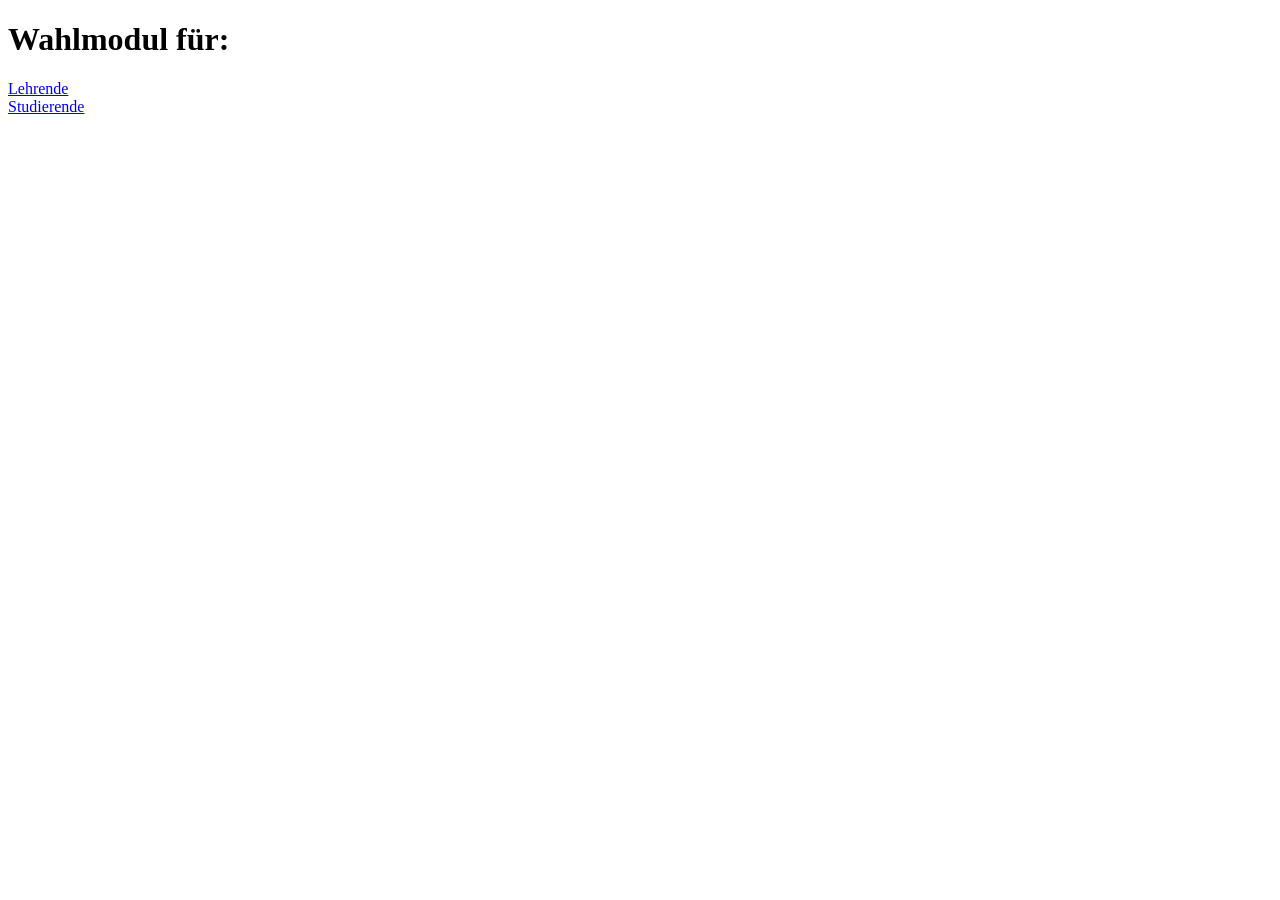
<file: index.html>
<!DOCTYPE html>
<html lang="de">
<head>
    <meta charset="UTF-8">
    <meta name="viewport" content="width=device-width, initial-scale=1.0">
    <title>Wahlmodul</title>
</head>
<body>
    <h1>Wahlmodul für:</h1>
    <div>
        <a href="lehrende/index.html">Lehrende</a>
    </div>
    <div>
        <a href="studierende/bewerbungsportal.html">Studierende</a>
    </div>
</body>
</html>
</file>
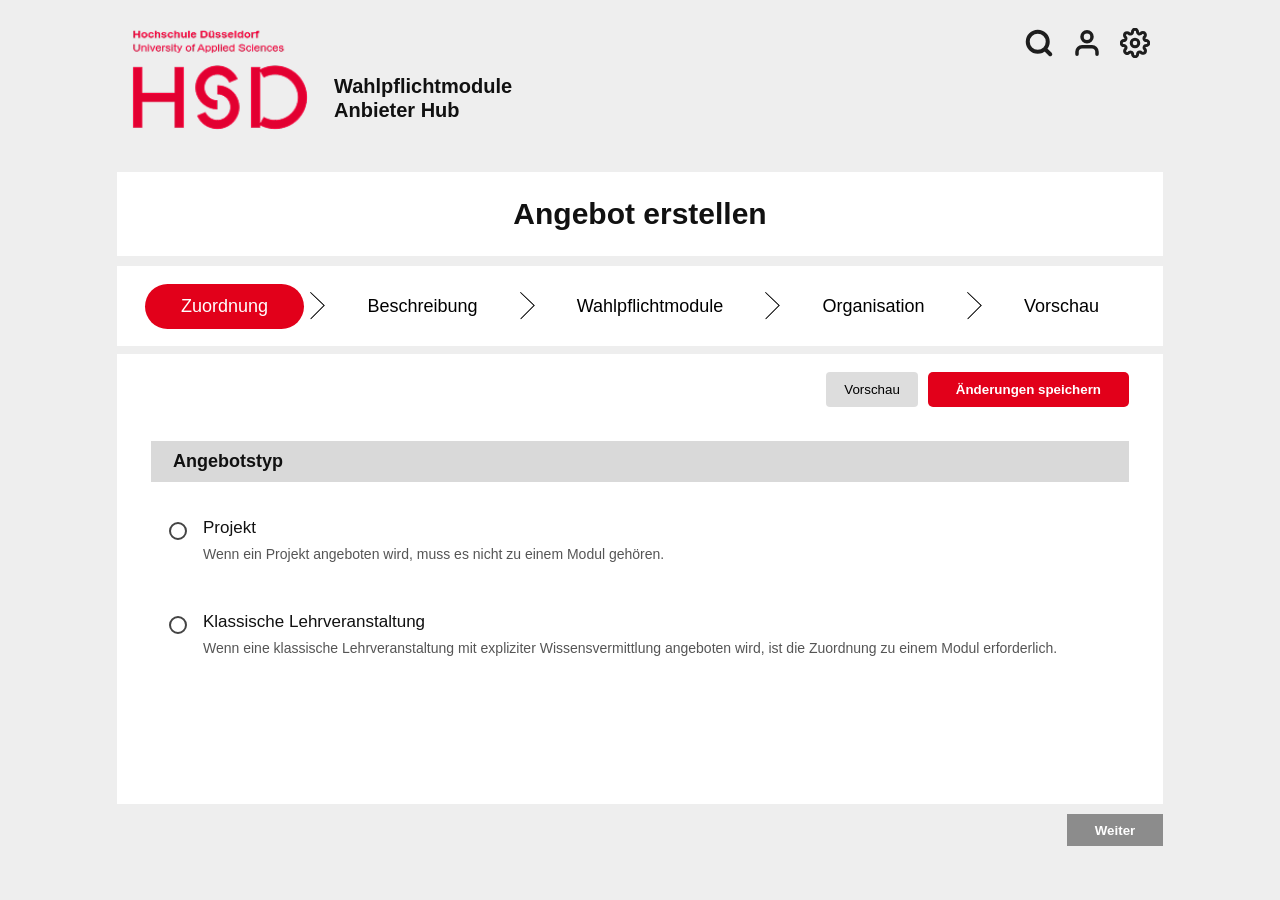
<file: lehrende/index.html>
<!DOCTYPE html>
<html lang="de">
<head>
  <meta charset="UTF-8" />
  <meta name="viewport" content="width=device-width, initial-scale=1.0" />
  <title>WPM Lehrende</title>
  <link rel="stylesheet" href="style.css" />
</head>
<body>

<header class="header">
  <div class="brand">

  <img
    src="../assets/logo/Hochschule_Düsseldorf_logo.png"
    alt="HSD Logo"
    class="logo"
  >

  <h2>
    Wahlpflichtmodule<br>
    Anbieter Hub
  </h2>

</div>

<div class="icons">

  <img
    src="../assets/lehrende/Search.svg"
    alt="Suche"
    class="icon"
  >

  <img
    src="../assets/lehrende/User.svg"
    alt="Profil"
    class="icon"
  >

  <img
    src="../assets/lehrende/Settings.svg"
    alt="Einstellungen"
    class="icon">

</div>
</header>

<main class="wrapper">

  <section class="title-box">
    <h1>Angebot erstellen</h1>
  </section>

  <nav class="steps">
    <button class="step active">Zuordnung</button>
    <img src="../assets/lehrende/arrow.svg" alt="Pfeil" class="arrow">
    <button class="step">Beschreibung</button>
    <img src="../assets/lehrende/arrow.svg" alt="Pfeil" class="arrow">
    <button class="step">Wahlpflichtmodule</button>
    <img src="../assets/lehrende/arrow.svg" alt="Pfeil" class="arrow">
    <button class="step">Organisation</button>
    <img src="../assets/lehrende/arrow.svg" alt="Pfeil" class="arrow">
    <button class="step">Vorschau</button>
  </nav>

  <section class="content-card">
    <div class="top-actions">
      <button class="secondary">Vorschau</button>
      <button class="save">Änderungen speichern</button>
    </div>

    <div class="section-title">Angebotstyp</div>

    <div class="option-card" onclick="selectOption(this)">
      <div class="radio"></div>
      <div>
        <h3>Projekt</h3>
        <p>Wenn ein Projekt angeboten wird, muss es nicht zu einem Modul gehören.</p>
      </div>
    </div>

    <div class="option-card" onclick="selectOption(this)">
      <div class="radio"></div>
      <div>
        <h3>Klassische Lehrveranstaltung</h3>
        <p>Wenn eine klassische Lehrveranstaltung mit expliziter Wissensvermittlung angeboten wird, ist die Zuordnung zu einem Modul erforderlich.</p>
      </div>
    </div>

    <button class="next">Weiter</button>
  </section>

</main>

<script src="script.js"></script>
</body>
</html>
</file>
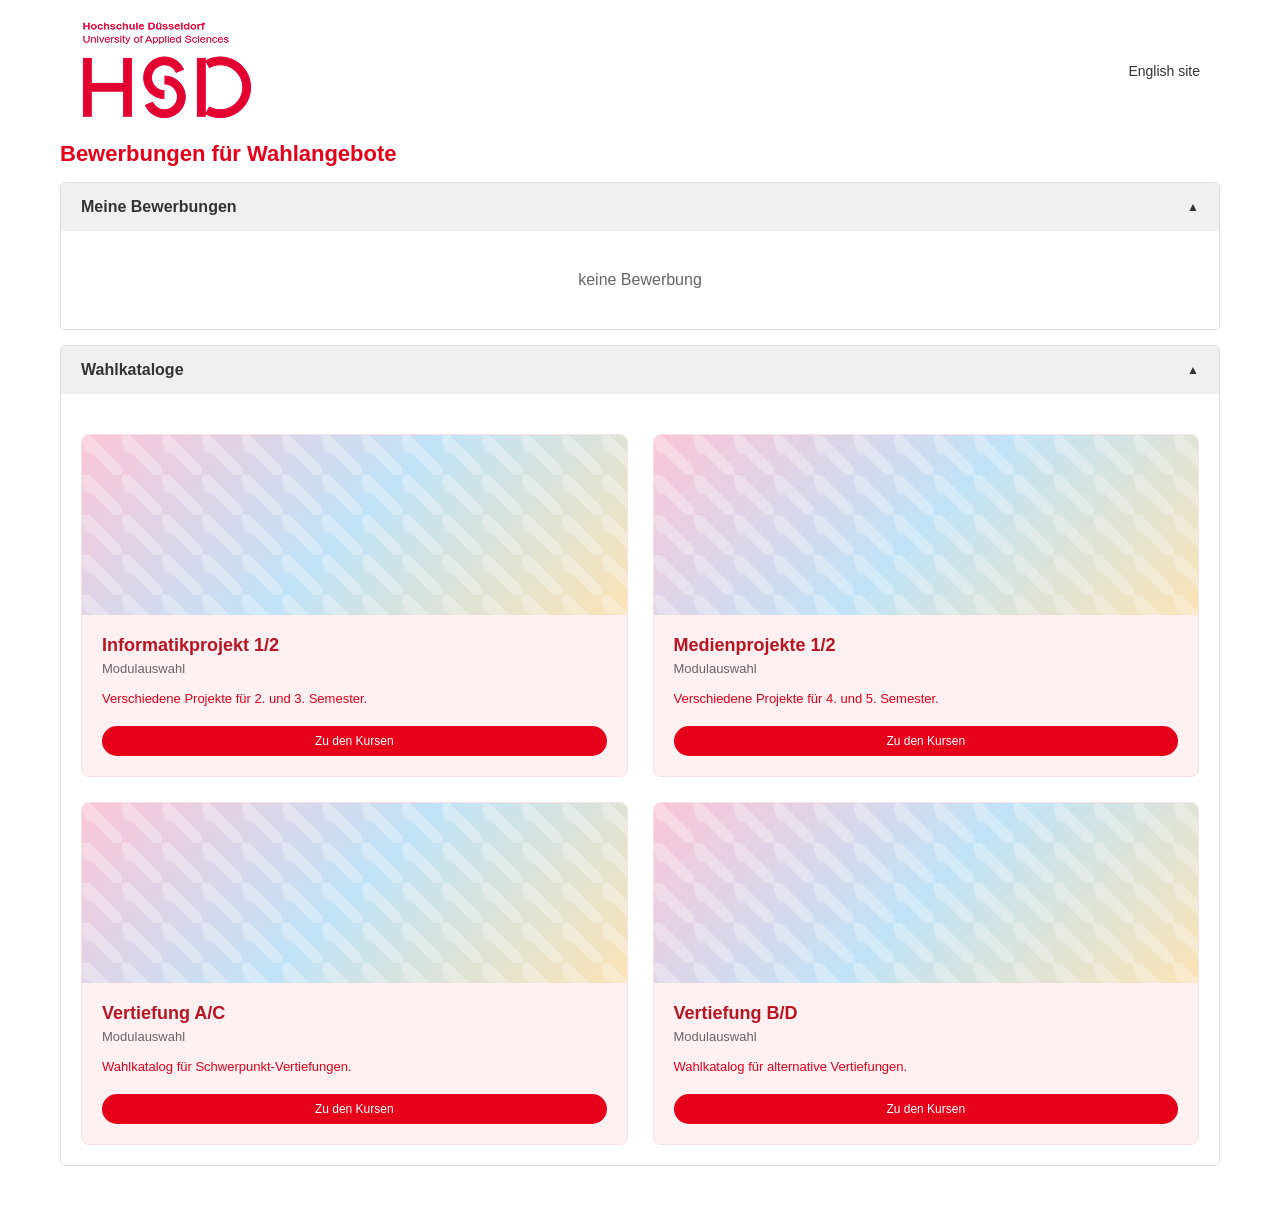
<file: studierende/bewerbungsportal.html>
<!DOCTYPE html>
<html>
  <head>
    <meta charset="UTF-8"/>
    <title>Kursportal</title>
    <link rel="stylesheet" href="style.css">
  </head>

  <body>
    <header>
      <img src="../assets/logo/Hochschule_Düsseldorf_logo.png" class="logo"/>
      <a href="#" class="lang-switch">English site</a>
    </header>

    <main class="container">
      <!-- Bewerbungsphase Haupttitel -->
      <h1 class="title" id="main-portal-title">Bewerbungen für Wahlangebote</h1>
      
      <!-- ===================================================================
            ANSICHT 1 & 4: MEINE BEWERBUNGEN (ACCORDION)
            =================================================================== -->
      <div class="accordion-item open" id="my-applications-accordion">
        <div class="accordion-header" id="my-apps-header">
            Meine Bewerbungen
        </div>
        <div class="accordion-content" id="my-applications-list-container">
          <p class="empty-text" id="empty-apps-text">keine Bewerbung</p>
          <ul class="drag-list hidden" id="apps-drag-list">
              <!-- Dynamische Drag & Drop Elemente werden hier injiziert -->
          </ul>
        </div>
      </div>

      <!-- ===================================================================
            HAUPTSEITE / WAHLKATALOGE OVERVIEW
            =================================================================== -->
      <div id="view-main">
        <div class="accordion-item open">
          <div class="accordion-header" id="catalog-main-header">Wahlkataloge</div>
          <div class="accordion-content">
            <div class="catalog-grid">
              <!-- Informatikprojekt -->
              <div class="catalog-card">
                <div class="card-img-placeholder"></div>
                  <div class="card-body">
                    <div>
                      <h3 class="card-title">Informatikprojekt 1/2</h3>
                      <p class="card-subtitle">Modulauswahl</p>
                      <p class="card-desc">Verschiedene Projekte für 2. und 3. Semester.</p>
                    </div>
                    <button class="btn-red" data-catalog="Informatikprojekt A/C">Zu den Kursen</button>
                  </div>
              </div>
              <!-- Medienprojekt -->
              <div class="catalog-card">
                <div class="card-img-placeholder"></div>
                <div class="card-body">
                  <div>
                    <h3 class="card-title">Medienprojekte 1/2</h3>
                    <p class="card-subtitle">Modulauswahl</p>
                    <p class="card-desc">Verschiedene Projekte für 4. und 5. Semester.</p>
                  </div>
                  <button class="btn-red" data-catalog="Medienprojekte">Zu den Kursen</button>
                </div>
              </div>
              <!-- Vertiefung A/C -->
              <div class="catalog-card">
                <div class="card-img-placeholder"></div>
                <div class="card-body">
                  <div>
                    <h3 class="card-title">Vertiefung A/C</h3>
                    <p class="card-subtitle">Modulauswahl</p>
                    <p class="card-desc">Wahlkatalog für Schwerpunkt-Vertiefungen.</p>
                  </div>
                  <button class="btn-red" data-catalog="Wahlkatalog A/C">Zu den Kursen</button>
                </div>
              </div>
              <!-- Vertiefung B/C -->
              <div class="catalog-card">
                <div class="card-img-placeholder"></div>
                <div class="card-body">
                  <div>
                      <h3 class="card-title">Vertiefung B/D</h3>
                      <p class="card-subtitle">Modulauswahl</p>
                      <p class="card-desc">Wahlkatalog für alternative Vertiefungen.</p>
                  </div>
                  <button class="btn-red" data-catalog="Wahlkatalog B/D">Zu den Kursen</button>
                </div>
              </div>
            </div>
          </div>
        </div>
      </div>

      <!-- ===================================================================
            ANSICHT 2: KATALOG-SEITE MIT NESTED DETAILS
            =================================================================== -->
      <div id="view-catalog" class="hidden">
          <div class="catalog-subheader">
            <h1 class="title-large-red">Wahlkataloge</h1>
            <div class="filter-container">
              <button class="filter-btn" id="filter-toggle-btn">⚙ Filter</button>
              <div class="filter-dropdown hidden" id="filter-dropdown-menu">
                <label><input type="checkbox" value="SoSe" checked> SoSe</label>
                <label><input type="checkbox" value="WiSe" checked> WiSe</label>
                <label><input type="checkbox" value="Klausur" checked> Klausur</label>
                <label><input type="checkbox" value="Projekt" checked> Projekt</label>
                <label><input type="checkbox" value="Portfolio" checked> Portfolio</label>
              </div>
            </div>
          </div>

          <!-- 1. KATALOG: Informatikprojekt 1/2 -->
          <div class="accordion-item" id="accordion-Informatikprojekt-A-C">
            <div class="accordion-header" onclick="toggleAccordion(this)">Informatikprojekt 1/2</div>
            <div class="accordion-content">
              <div class="courses-row">
                <div class="course-card" data-tags="SoSe,Projekt">
                  <div class="card-img-placeholder" style="height:100px;"></div>
                  <div class="course-card-body">
                    <h4>Informatikprojekt: Web-Apps</h4>
                    <p class="course-short-text">Entwicklung moderner Fullstack-Webanwendungen im Team mit Node.js und React.</p>
                  <div>
                    <div class="course-info-text">Plätze: 👥 0 / 15</div>
                    <div class="tags"><span class="tag">SoSe</span><span class="tag">Projekt</span></div>
                    <button class="btn-red full-width btn-detail-trigger" data-course="Informatikprojekt: Web-Apps">Details</button>
                  </div>
                </div>
              </div>
                <div class="course-card" data-tags="WiSe,Projekt">
                  <div class="card-img-placeholder" style="height:100px;"></div>
                  <div class="course-card-body">
                    <h4>Informatikprojekt: Mobile Security</h4>
                    <p class="course-short-text">Analyse von Sicherheitslücken in Android- und iOS-Applikationen.</p>
                    <div>
                      <div class="course-info-text">Plätze: 👥 0 / 12</div>
                      <div class="tags"><span class="tag">WiSe</span><span class="tag">Projekt</span></div>
                      <button class="btn-red full-width btn-detail-trigger" data-course="Informatikprojekt: Mobile Security">Details</button>
                    </div>
                  </div>
                </div>
              </div>
              <!-- Container für Detailansicht innerhalb dieses Katalogs -->
              <div class="detail-holder"></div>
            </div>
          </div>

          <!-- 2. KATALOG: Vertiefung A/C -->
          <div class="accordion-item" id="accordion-Wahlkatalog-A-C">
            <div class="accordion-header" onclick="toggleAccordion(this)">Verliefung A/C</div>
            <div class="accordion-content">
              <div class="courses-row">
                  <div class="course-card" data-tags="SoSe,Klausur,Projekt">
                    <div class="card-img-placeholder" style="height:100px;"></div>
                    <div class="course-card-body">
                      <h4>Interaktive Systeme</h4>
                      <p class="course-short-text">In einem Mini-Projekt werden in Gruppen kleine Android-Apps (in Java oder Kotlin) erstellt.</p>
                      <div>
                        <div class="course-info-text">Plätze: 👥 0 / 20</div>
                        <div class="tags">
                          <span class="tag">SoSe</span><span class="tag">Klausur</span><span class="tag">Projekt</span>
                        </div>
                        <button class="btn-red full-width btn-detail-trigger" data-course="Interaktive Systeme">Details</button>
                      </div>
                    </div>
                  </div>

                <div class="course-card" data-tags="SoSe,Klausur">
                  <div class="card-img-placeholder" style="height:100px;"></div>
                  <div class="course-card-body">
                    <h4>Einführung Künstliche Intelligenz</h4>
                    <p class="course-short-text">Grundlagen des maschinellen Lernens und neuronale Netze verständlich erklärt.</p>
                    <div>
                      <div class="course-info-text">Plätze: 👥 0 / 20</div>
                      <div class="tags">
                        <span class="tag">SoSe</span><span class="tag">Klausur</span>
                      </div>
                      <button class="btn-red full-width btn-detail-trigger" data-course="Einführung Künstliche Intelligenz">Details</button>
                    </div>
                  </div>
                </div>

                        <div class="course-card unavailable" data-tags="WiSe,Portfolio">
                            <div class="card-img-placeholder" style="height:100px;"></div>
                            <div class="course-card-body">
                                <h4>E-Business</h4>
                                <p class="course-short-text">Wahlmodul zum Thema E-Commerce, digitale Geschäftsmodelle und Web-Plattformen.</p>
                                <div>
                                    <div class="course-info-text">Plätze: 👥 0 / 20</div>
                                    <div class="tags">
                                        <span class="tag">WiSe</span><span class="tag">Portfolio</span>
                                    </div>
                                    <p class="status-msg">Das Wahlmodul ist in diesem Semester nicht verfügbar.</p>
                                    <button class="btn-red full-width disabled-btn" disabled>Details</button>
                                </div>
                            </div>
                        </div>
              </div>
              <!-- Container für Detailansicht innerhalb dieses Katalogs -->
              <div class="detail-holder"></div>
            </div>
          </div>

          <!-- 3. KATALOG: Vertiefung B/D -->
          <div class="accordion-item" id="accordion-Wahlkatalog-B-D">
            <div class="accordion-header" onclick="toggleAccordion(this)">Vertiefung B/D</div>
            <div class="accordion-content">
              <div class="courses-row">
                <div class="course-card" data-tags="WiSe,Klausur">
                  <div class="card-img-placeholder" style="height:100px;"></div>
                  <div class="course-card-body">
                    <h4>Datenbanksysteme II</h4>
                    <p class="course-short-text">Optimierung, Skalierung und NoSQL-Architekturen für große Datenmengen.</p>
                    <div>
                      <div class="course-info-text">Plätze: 👥 0 / 25</div>
                      <div class="tags"><span class="tag">WiSe</span><span class="tag">Klausur</span></div>
                      <button class="btn-red full-width btn-detail-trigger" data-course="Datenbanksysteme II">Details</button>
                    </div>
                  </div>
                </div>
              </div>
            <!-- Container für Detailansicht innerhalb dieses Katalogs -->
            <div class="detail-holder"></div>
            </div>
          </div>

          <!-- 4. KATALOG: Medienprojekte -->
          <div class="accordion-item" id="accordion-Medienprojekte">
            <div class="accordion-header" onclick="toggleAccordion(this)">Medienprojekte</div>
            <div class="accordion-content">
              <div class="courses-row">
                <div class="course-card" data-tags="SoSe,Projekt,Portfolio">
                  <div class="card-img-placeholder" style="height:100px;"></div>
                  <div class="course-card-body">
                    <h4>Medienprojekt: Virtual Reality</h4>
                    <p class="course-short-text">Konzeption und Umsetzung einer immersiven 3D-Lernumgebung mit Unity.</p>
                    <div>
                      <div class="course-info-text">Plätze: 👥 0 / 10</div>
                      <div class="tags"><span class="tag">SoSe</span><span class="tag">Projekt</span><span class="tag">Portfolio</span></div>
                      <button class="btn-red full-width btn-detail-trigger" data-course="Medienprojekt: Virtual Reality">Details</button>
                    </div>
                  </div>
                </div>
              </div>
              <!-- Container für Detailansicht innerhalb dieses Katalogs -->
              <div class="detail-holder"></div>
            </div>
          </div>

        <button class="btn-outline back-main-btn" id="btn-back-to-main">Zurück zur Modulübersicht</button>
      </div>
    </main>
    <!-- Globales Detail-Template (wird via JS in den jeweiligen Katalog verschoben) -->
    <div class="detail-view-container hidden" id="course-detail-view">
      <button class="close-detail-btn" id="btn-close-details">✕</button>
      
      <div class="detail-left">
        <div class="card-img-placeholder" style="height:120px; margin-bottom:10px;"></div>
        <div class="tags" id="detail-tags-container"></div>
        <h3 id="detail-course-name">Kursname</h3>
        <p class="prof-name">Prof. Dr.-Ing. M.Sc. Markus Dahm</p>
        
        <p class="running-text" id="detail-course-short-desc">Kursbeschreibung...</p>
        
        <div class="meta-data-list">
          <strong>Studiengänge:</strong> BMI, BMT, DAISY<br>
          <strong>Termine & Ort:</strong> Immer Donnerstags, 04.1.009<br>
          <strong>Erstes Treffen:</strong> 07.04.2026<br>
          <strong>Plätze:</strong> 👥 Keine Beschränkung
        </div>
      </div>

      <div class="detail-right">
        <div class="tabs-nav">
          <button class="tab-btn active" id="tab-btn-beschreibung">Beschreibung</button>
          <button class="tab-btn" id="tab-btn-bewerben">Bewerben</button>
        </div>

          <div class="tab-content active" id="tab-content-beschreibung">
            <h4>Themen der Vorlesung</h4>
            <ul class="topics-list">
              <li>Programmierung von GUIs - Konzepte und JavaFX</li>
              <li>Einführung in Kotlin</li>
              <li>Einführung in die Programmierung von Android-Apps in Kotlin</li>
              <li>Display-Technologien</li>
              <li>Input-Technologien</li>
              <li>Usability Engineering</li>
            </ul>
            <h4>Mini-Projekt: Android-App konzipieren und implementieren</h4>
            <p class="project-desc">Der praktische Anteil wird in Form eines Mini-Projekts (2,5 CP) durchgeführt.<br><br>Generelles Thema: App zur Optimierung des Wahlprozesses.</p>
          </div>

          <div class="tab-content" id="tab-content-bewerben">
            <label class="motivation-label">Motivationsschreiben</label>
            <textarea id="motivation-text" placeholder="Schreiben Sie hier Ihre Motivation für diesen Kurs..."></textarea>
            <div class="form-actions">
              <button class="btn-outline" id="btn-save-motivation">Speichern</button>
              <button class="btn-red pad-large" id="btn-submit-application">Absenden</button>
            </div>
          </div>
      </div>
    </div>

    <script src="script.js"></script>
  </body>
</html>
</file>
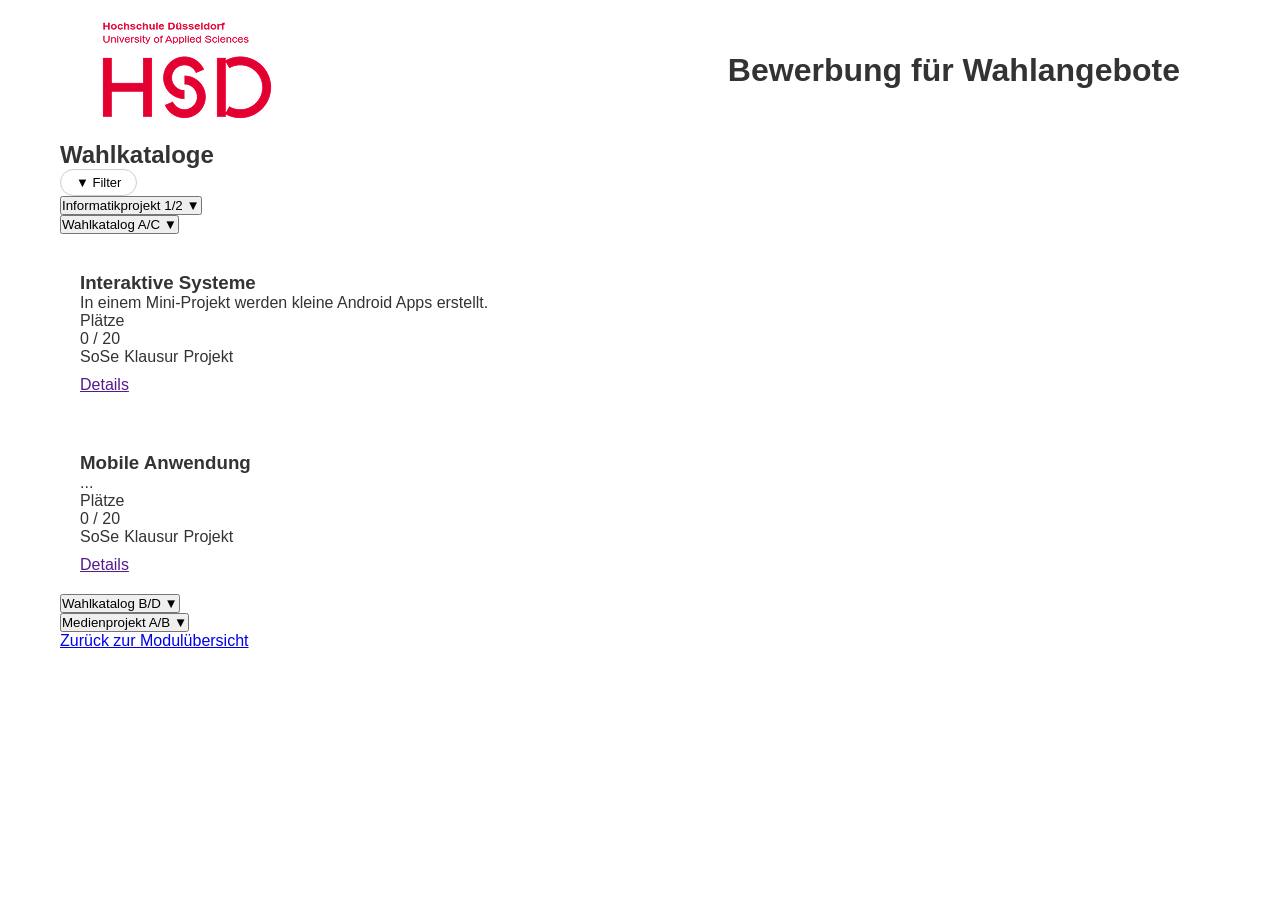
<file: studierende/wahlkataloge.html>
<!DOCTYPE html>
<html>
  <head>
    <meta charset="UTF-8"/>
    <title>Kursportal</title>
    <link rel="stylesheet" href="style.css">
  </head>

  <body>
    <div class="container">
      <header>
        <img src="../assets/logo/Hochschule_Düsseldorf_logo.png" class="logo"/>
        <h1>Bewerbung für Wahlangebote</h1>
      </header>        
      

        <div class="titel_content">
          <h2>Wahlkataloge</h2>
          <button class="filter-btn">▼ Filter</button>
      </div>

      <main>
        <!--Informatikprojekt-->
        <div class="bereich">
          <button class="bereich_header">
            <span>Informatikprojekt 1/2</span>
            <spam class="pfeil">▼</spam>
          </button>

        </div>

        <!--Wahlkatalog A/C-->
        <div class="bereich">
          <button class="bereich_header">
            <span>Wahlkatalog A/C</span>
            <spam class="pfeil">▼</spam>
          </button>

          <div class="bereich_kontext">
            <div class="karten">
              <article class="card">
                <img/>
                <div class="card-body">
                   <h3>Interaktive Systeme</h3>
                      <p>
                        In einem Mini-Projekt werden kleine Android Apps erstellt.
                      </p>
                      <p>Plätze</p>
                      <p>0 / 20</p>

                      <div class="tags">
                        <span>SoSe</span>
                        <span>Klausur</span>
                        <span>Projekt</span>
                      </div>
                      <a href="" class="btn">Details</a>
                </div>
              </article>
              <article class="card">
                <img/>
                <div class="card-body">
                   <h3>Mobile Anwendung</h3>
                      <p>
                        ...
                      </p>
                      <p>Plätze</p>
                      <p>0 / 20</p>

                      <div class="tags">
                        <span>SoSe</span>
                        <span>Klausur</span>
                        <span>Projekt</span>
                      </div>
                      <a href="" class="btn">Details</a>
                </div>
              </article>
            </div>
          </div>
        </div>

        <!--Wahlkatalog B/D-->
        <div class="bereich">
          <button class="bereich_header">
            <span>Wahlkatalog B/D</span>
            <spam class="pfeil">▼</spam>
          </button>
        </div>

        <!--Medienprojekt A/B-->
        <div class="bereich">
          <button class="bereich_header">
            <span>Medienprojekt A/B</span>
            <spam class="pfeil">▼</spam>
          </button>
        </div>

        <a href="bewerbungsportal.html" class="back">Zurück zur Modulübersicht</a>
      </main>
      
    </div>
  </body>
</html>
</file>
<file: lehrende/style.css>
* {
  box-sizing: border-box;
}

body {
  margin: 0;
  font-family: Arial, Helvetica, sans-serif;
  background: #eeeeee;
  color: #111;
}

.header {
  width: 1020px;
  margin: 28px auto 40px;
  display: flex;
  justify-content: space-between;
  align-items: flex-start;
}

.brand {
  display: flex;
  align-items: center;
  gap: 24px;
}

.brand h2 {
  margin: 35px 0 0 0;
  font-size: 20px;
  line-height: 1.2;
}

.logo {
  width: 180px;
  height: auto;
}

.icons {
  display: flex;
  align-items: center;
  gap: 18px;
  cursor: pointer;
}

.wrapper {
  width: 1046px;
  margin: 0 auto;
}

.title-box {
  background: white;
  height: 84px;
  display: flex;
  align-items: center;
  justify-content: center;
  margin-bottom: 10px;
}

.title-box h1 {
  font-size: 30px;
}

.steps {
  background: white;
  height: 80px;
  padding: 14px 28px;
  display: flex;
  align-items: center;
  justify-content: space-between;
  margin-bottom: 8px;
}

.step {
  border: none;
  background: transparent;
  font-size: 18px;
  padding: 12px 36px;
  border-radius: 28px;
}

.step.active {
  background: #e2001a;
  color: white;
}

.steps span {
  font-size: 34px;
  color: #222;
}

.content-card {
  background: white;
  min-height: 450px;
  padding: 18px 34px 46px;
  position: relative;
}

.top-actions {
  display: flex;
  justify-content: flex-end;
  gap: 10px;
  margin-bottom: 34px;
}

.secondary {
  background: #ddd;
  border: none;
  padding: 10px 18px;
  border-radius: 4px;
}

.save {
  background: #e2001a;
  color: white;
  border: none;
  padding: 10px 28px;
  border-radius: 5px;
  font-weight: bold;
}

.section-title {
  background: #d9d9d9;
  font-size: 18px;
  font-weight: bold;
  padding: 10px 22px;
  margin-bottom: 18px;
}

.option-card {
  display: flex;
  gap: 16px;
  align-items: flex-start;
  padding: 18px;
  border-radius: 12px;
  cursor: pointer;
  margin-bottom: 14px;
}

.option-card:hover {
  background: #f7f7f7;
}

.option-card.selected {
  border: 2px solid #e2001a;
  background: #fff5f6;
}

.radio {
  width: 18px;
  height: 18px;
  border: 2px solid #444;
  border-radius: 50%;
  margin-top: 4px;
}

.option-card.selected .radio {
  border: 6px solid #e2001a;
}

.option-card h3 {
  margin: 0 0 8px;
  font-size: 17px;
  font-weight: normal;
}

.option-card p {
  margin: 0;
  font-size: 14px;
  color: #555;
}

.next {
  position: absolute;
  right: 0;
  bottom: -42px;
  background: #8c8c8c;
  color: white;
  border: none;
  width: 96px;
  height: 32px;
  font-weight: bold;
}
</file>
<file: studierende/style.css>
:root {
    --hsd-red: #e6001a;
    --hsd-light-red: #fff0f1;
    --bg-gray: #f5f5f5;
    --text-dark: #333;
    --border-color: #ddd;
}

* {
    box-sizing: border-box;
    margin: 0;
    padding: 0;
    font-family: -apple-system, BlinkMacSystemFont, "Segoe UI", Roboto, Arial, sans-serif;
}

body {
    background-color: #ffffff;
    color: var(--text-dark);
    padding-bottom: 50px;
}

/* Header-Styling */
header {
    display: flex;
    justify-content: space-between;
    align-items: center;
    padding: 20px 40px;
    max-width: 1200px;
    margin: 0 auto;
}



.lang-switch {
    font-size: 14px;
    color: #333;
    text-decoration: none;
}

/* Container & Allgemeines */
.container {
    max-width: 1200px;
    margin: 0 auto;
    padding: 0 20px;
}

h1.title {
    color: var(--hsd-red);
    font-size: 22px;
    margin-bottom: 15px;
}

/* Der gewünschte große rote Titel für die Wahlkatalog-Seite */
.title-large-red {
    color: var(--hsd-red);
    font-size: 22px;
    font-weight: bold;
    margin-bottom: 15px;
}

h2.subtitle {
    font-size: 20px;
    font-weight: normal;
    margin-bottom: 25px;
}

.btn-red {
    background-color: var(--hsd-red);
    color: white;
    border: none;
    padding: 8px 16px;
    border-radius: 20px;
    cursor: pointer;
    font-size: 12px;
    transition: background 0.2s;
}

.btn-red:hover {
    background-color: #b80014;
}

.btn-outline {
    background: white;
    color: var(--hsd-red);
    border: 1px solid var(--hsd-red);
    padding: 8px 16px;
    border-radius: 20px;
    cursor: pointer;
    font-size: 13px;
}

.full-width {
    width: 100%;
}

/* Accordion-Bereiche */
.accordion-item {
    border: 1px solid var(--border-color);
    border-radius: 5px;
    margin-bottom: 15px;
    background: var(--bg-gray);
    overflow: hidden;
}

.accordion-header {
    padding: 15px 20px;
    font-weight: bold;
    cursor: pointer;
    display: flex;
    justify-content: space-between;
    align-items: center;
    background: #f0f0f0;
}

.accordion-header::after {
    content: '▼';
    font-size: 12px;
    transition: transform 0.2s;
}

.accordion-item.open .accordion-header::after {
    content: '▲';
}

.accordion-content {
    display: none;
    padding: 20px;
    background: white;
}

.accordion-item.open .accordion-content {
    display: block;
}

.empty-text {
    text-align: center;
    color: #666;
    padding: 20px;
}
/* Blendet andere Kataloge aus, wenn ein Kurs im Detail angeschaut wird */
.accordion-item.hidden-by-detail {
    display: none !important;
}

.accordion-item.detail-active > .accordion-content > .courses-row {
    display: none !important;
}

.courses-row.hidden-by-detail {
    display: none !important;
}

.course-card.hidden-by-detail {
    display: none !important;
}

/* Der ausgewählte Kurs wird nicht als Karte angezeigt, wenn die Detailansicht offen ist */
.course-card.active-detail-card {
    display: none !important;
}

/* Grid für Hauptseite */
.catalog-grid {
    display: grid;
    grid-template-columns: repeat(auto-fill, minmax(400px, 1fr));
    gap: 25px;
    margin-top: 20px;
}

.catalog-card {
    background: var(--hsd-light-red);
    border-radius: 8px;
    overflow: hidden;
    display: flex;
    flex-direction: column;
    border: 1px solid #fae1e3;
}

.card-img-placeholder {
    height: 180px;
    background: linear-gradient(135deg, #fbc5d8, #c1e3f7, #fbe3b5);
    position: relative;
}

.card-img-placeholder::before {
    content: "";
    position: absolute;
    width: 100%;
    height: 100%;
    opacity: 0.3;
    background-image: radial-gradient(circle at 20% 30%, #fff 10%, transparent 20%), 
                      linear-gradient(45deg, transparent 40%, #fff 40%, #fff 60%, transparent 60%);
    background-size: 40px 40px;
}

.card-body {
    padding: 20px;
    flex-grow: 1;
    display: flex;
    flex-direction: column;
    justify-content: space-between;
}

.card-title {
    color: #b81422;
    font-size: 18px;
    margin-bottom: 5px;
}

.card-subtitle {
    font-size: 13px;
    color: #666;
    margin-bottom: 15px;
}

.card-desc {
    font-size: 13px;
    color: var(--hsd-red);
    margin-bottom: 20px;
}

/* --- ANSICHT 2: KATALOG-SEITE --- */
.catalog-subheader {
    display: flex; 
    align-items: center; 
    justify-content: space-between;
    margin-bottom: 20px;
}

.filter-container {
    position: relative;
}

.filter-btn {
    background: white;
    border: 1px solid #ccc;
    padding: 5px 15px;
    border-radius: 15px;
    font-size: 13px;
    cursor: pointer;
}

.filter-dropdown {
    position: absolute;
    top: 35px;
    right: 0;
    background: white;
    border: 1px solid var(--border-color);
    border-radius: 6px;
    padding: 10px;
    z-index: 100;
    box-shadow: 0 4px 10px rgba(0,0,0,0.1);
    display: flex;
    flex-direction: column;
    gap: 6px;
    min-width: 135px;
}

.filter-dropdown label {
    font-size: 13px;
    cursor: pointer;
    display: flex;
    align-items: center;
    gap: 8px;
}

.courses-row {
    display: flex;
    gap: 20px;
    overflow-x: auto;
    padding-bottom: 10px;
    margin-bottom: 15px;
}

.course-card {
    min-width: 300px;
    width: 32%;
    background: var(--hsd-light-red);
    border-radius: 8px;
    border: 1px solid #f5d1d4;
    display: flex;
    flex-direction: column;
}

.course-card h4 {
    color: #b81422; 
    margin-bottom: 5px;
}

.course-short-text {
    font-size: 12px; 
    color: #555; 
    margin-bottom: 10px;
}

.course-card.unavailable {
    background: #f9f9f9;
    border-color: #e0e0e0;
    opacity: 0.7;
}

.course-card-body {
    padding: 15px;
    display: flex;
    flex-direction: column;
    justify-content: space-between;
    height: 100%;
}

.tags {
    display: flex;
    gap: 5px;
    margin-bottom: 10px;
    flex-wrap: wrap;
}

.tag {
    border: 1px solid var(--hsd-red);
    color: var(--hsd-red);
    padding: 2px 10px;
    border-radius: 10px;
    font-size: 11px;
    background: white;
}

.course-card.unavailable .tag {
    border-color: #888;
    color: #888;
}

.course-info-text {
    font-size: 12px;
    color: #666;
    margin-top: 10px;
}

.status-msg {
    font-size: 11px; 
    color: #666; 
    margin-bottom: 5px;
}

.disabled-btn {
    background: #888 !important;
}

/* --- ANSICHT 3: DETAILS --- */
.detail-holder {
    margin-top: 15px;
}

.detail-view-container {
    display: flex;
    gap: 20px;
    background: #fff;
    border: 1px dashed #e6001a;
    padding: 20px;
    border-radius: 6px;
    position: relative;
    margin-top: 15px;
    clear: both;
}

.detail-left {
    width: 40%;
    border-right: 1px solid #eee;
    padding-right: 15px;
}

.detail-left h3 {
    color: #b81422; 
    margin-bottom: 5px;
}

.prof-name {
    font-size: 12px; 
    color: #444; 
    font-weight: bold; 
    margin-bottom: 10px;
}

.running-text {
    font-size: 12px; 
    margin-bottom: 10px;
}

.meta-data-list {
    font-size: 12px; 
    line-height: 1.6;
}

.detail-right {
    width: 60%;
    position: relative;
}

.tabs-nav {
    display: flex;
    border-bottom: 1px solid var(--border-color);
    margin-bottom: 15px;
}

.tab-btn {
    padding: 10px 20px;
    border: 1px solid transparent;
    background: none;
    cursor: pointer;
    font-size: 16px;
    font-weight: bold;
}

.tab-btn.active {
    border: 1px solid var(--border-color);
    border-bottom-color: white;
    border-top-left-radius: 5px;
    border-top-right-radius: 5px;
    color: var(--hsd-red);
    background: var(--hsd-light-red);
}

.tab-content {
    display: none;
    background: var(--hsd-light-red);
    padding: 20px;
    border-radius: 4px;
}

.tab-content.active {
    display: block;
}

.topics-list {
    font-size: 13px; 
    margin: 10px 0 15px 20px; 
    line-height: 1.5;
}

.project-desc {
    font-size: 13px; 
    margin-top: 5px; 
    line-height: 1.4;
}

.motivation-label {
    color: var(--hsd-red); 
    font-weight: bold; 
    font-size: 14px;
}

.close-detail-btn {
    position: absolute;
    top: 10px;
    right: 10px;
    background: white;
    border: 1px solid var(--hsd-red);
    color: var(--hsd-red);
    border-radius: 50%;
    width: 24px;
    height: 24px;
    cursor: pointer;
    font-weight: bold;
    display: flex;
    align-items: center;
    justify-content: center;
    z-index: 10;
}

textarea {
    width: 100%;
    height: 150px;
    padding: 10px;
    border: 1px solid #ccc;
    border-radius: 4px;
    resize: vertical;
    margin-top: 10px;
}

.form-actions {
    display: flex;
    justify-content: flex-end;
    gap: 10px;
    margin-top: 15px;
}

.pad-large {
    padding: 10px 25px;
}

.back-main-btn {
    margin-top: 20px;
}

/* --- DRAG & DROP --- */
.drag-list {
    list-style: none;
    padding: 0;
}

.drag-item {
    background: white;
    border: 2px solid #3333ff; 
    padding: 12px;
    margin-bottom: 8px;
    border-radius: 4px;
    display: flex;
    justify-content: space-between;
    align-items: center;
    cursor: grab;
    user-select: none;
}

.drag-item:active {
    cursor: grabbing;
}

.drag-handle {
    font-size: 18px;
    margin-right: 15px;
    color: #666;
}

.drag-item-left {
    display: flex;
    align-items: center;
}

.delete-btn {
    background: none;
    border: none;
    color: black;
    font-size: 18px;
    cursor: pointer;
    font-weight: bold;
}

.hidden {
    display: none !important;
}
</file>
